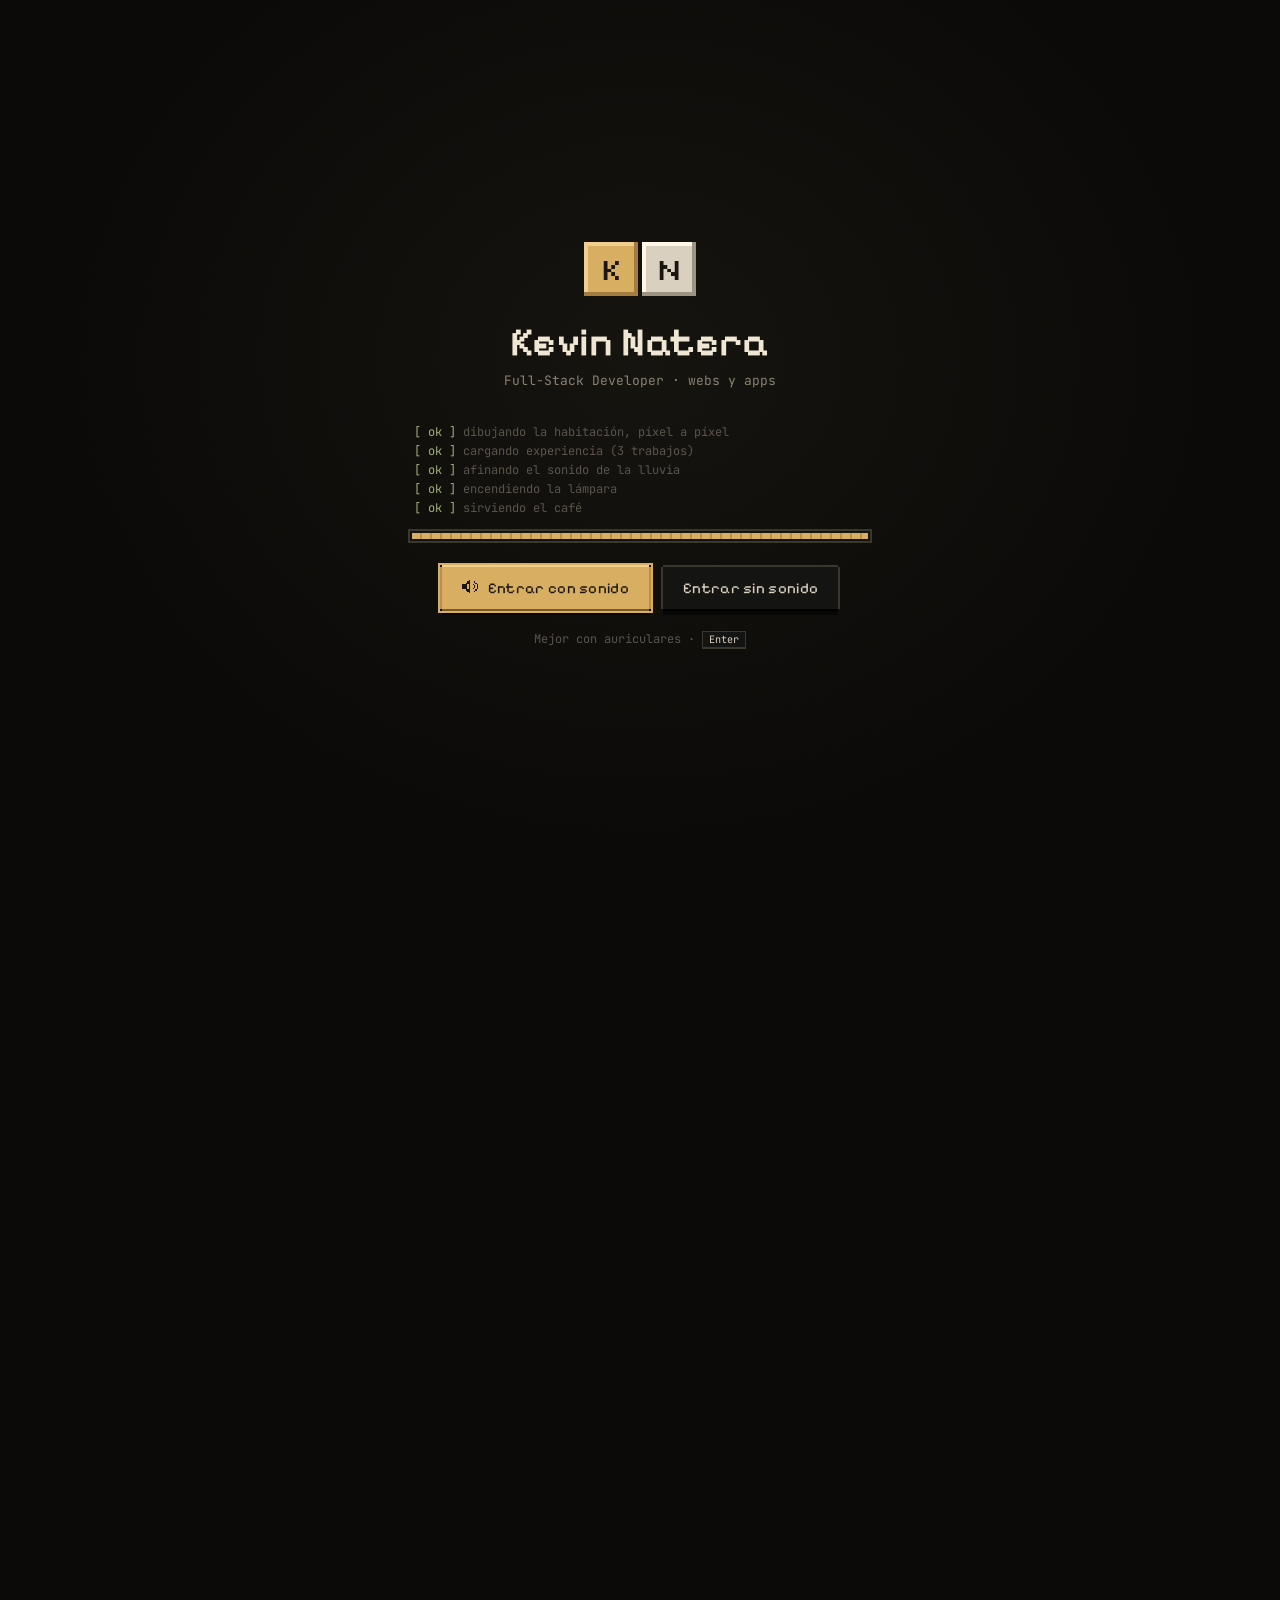
<file: index.html>
<!doctype html>
<html lang="es">
<head>
  <meta charset="utf-8" />
  <meta name="viewport" content="width=device-width, initial-scale=1, viewport-fit=cover, interactive-widget=resizes-content" />
  <title>Kevin Natera — Desarrollador Full-Stack</title>
  <meta name="description" content="Soy Kevin Natera, desarrollador full-stack. Hago webs y apps con Angular, Flutter y Django. Pasa y echa un vistazo." />
  <meta name="theme-color" content="#0b0a09" />
  <meta property="og:title" content="Kevin Natera — Desarrollador Full-Stack" />
  <meta property="og:description" content="Un portafolio en pixel art: métete en la pantalla y cotillea mi experiencia como si fuera código." />
  <meta property="og:type" content="website" />
  <link rel="icon" href="assets/favicon.svg" type="image/svg+xml" />
  <link rel="preload" href="assets/fonts/pixelify-sans-latin-600-normal.woff2" as="font" type="font/woff2" crossorigin />
  <link rel="stylesheet" href="css/fonts.css" />
  <link rel="stylesheet" href="css/style.css" />
</head>
<body class="is-booting">

  <!-- ============ PANTALLA DE ARRANQUE ============ -->
  <div id="boot" role="dialog" aria-modal="true" aria-labelledby="boot-title">
    <div class="boot-inner">
      <div class="boot-logo" aria-hidden="true">
        <span>K</span><span>N</span>
      </div>
      <h1 id="boot-title" class="boot-title">Kevin Natera</h1>
      <p class="boot-sub">Full-Stack Developer · webs y apps</p>
      <div class="boot-log" id="boot-log" aria-live="polite"></div>
      <div class="boot-bar"><i id="boot-bar"></i></div>
      <div class="boot-actions" id="boot-actions" hidden>
        <button class="px-btn px-btn--primary" id="enter-sound" autofocus>
          <span class="ico" data-icon="sound"></span> Entrar con sonido
        </button>
        <button class="px-btn" id="enter-mute">Entrar sin sonido</button>
      </div>
      <p class="boot-hint" id="boot-hint" hidden>Mejor con auriculares · <kbd>Enter</kbd></p>
    </div>
  </div>

  <!-- ============ ESCENARIO FIJO ============ -->
  <div id="stage">
    <!-- IDE real (debajo del canvas; aparece al disolverse la escena) -->
    <div id="ide" class="ide" aria-hidden="true" inert>
      <header class="ide-titlebar">
        <div class="tb-dots" aria-hidden="true"><i></i><i></i><i></i></div>
        <nav class="tb-menu" aria-label="Menú">
          <button data-cmd="palette">Archivo</button>
          <button data-cmd="palette">Ir</button>
          <button data-cmd="terminal">Terminal</button>
          <button data-cmd="help">Ayuda</button>
        </nav>
        <div class="tb-title"><span class="ico" data-icon="logo"></span> <b>kevin-natera</b> <span class="tb-sep">—</span> <span id="tb-file">Bienvenida</span></div>
        <div class="tb-actions">
          <button class="tb-btn" data-cmd="palette" title="Ir a archivo (Ctrl+P)"><span class="ico" data-icon="search"></span><span class="lbl">Ctrl P</span></button>
          <button class="tb-btn sound-toggle" data-cmd="sound" title="Sonido"><span class="ico" data-icon="sound"></span></button>
          <button class="tb-btn tb-exit" data-cmd="exit" title="Volver a la habitación"><span class="ico" data-icon="exit"></span><span class="lbl">Salir</span></button>
        </div>
      </header>

      <div class="ide-body">
        <nav class="activity" aria-label="Paneles">
          <button class="act is-active" data-panel="explorer" title="Explorador (Ctrl+B)"><span class="ico" data-icon="files"></span></button>
          <button class="act" data-panel="search" title="Buscar (Ctrl+Shift+F)"><span class="ico" data-icon="search"></span></button>
          <button class="act" data-panel="git" title="Control de versiones — trayectoria"><span class="ico" data-icon="git"></span><em class="badge">4</em></button>
          <button class="act" data-panel="ext" title="Extensiones — habilidades"><span class="ico" data-icon="ext"></span></button>
          <span class="act-spacer"></span>
          <button class="act" data-cmd="terminal" title="Terminal (Ctrl+J)"><span class="ico" data-icon="term"></span></button>
          <button class="act sound-toggle" data-cmd="sound" title="Sonido"><span class="ico" data-icon="sound"></span></button>
        </nav>

        <aside class="sidebar" id="sidebar">
          <section class="panel is-active" data-panel="explorer">
            <h2 class="panel-title">Explorador</h2>
            <div class="tree-head"><span class="ico" data-icon="chev"></span> PORTAFOLIO</div>
            <ul class="tree" id="tree" role="tree"></ul>
            <div class="tree-head tree-head--sub"><span class="ico" data-icon="chev"></span> ESQUEMA</div>
            <ul class="outline" id="outline"></ul>
          </section>
          <section class="panel" data-panel="search">
            <h2 class="panel-title">Buscar</h2>
            <div class="search-box"><input id="search-input" type="search" placeholder="Buscar (ej. Flutter)" autocomplete="off" spellcheck="false" /></div>
            <div class="search-meta" id="search-meta">Escribe para buscar en todos los archivos.</div>
            <ul class="search-results" id="search-results"></ul>
          </section>
          <section class="panel" data-panel="git">
            <h2 class="panel-title">Control de versiones</h2>
            <div class="git-box">
              <textarea disabled placeholder="Mensaje (Ctrl+Enter para contratarme)"></textarea>
              <a class="px-btn px-btn--primary px-btn--block" id="git-hire" href="#">✓ Commit y escríbeme</a>
            </div>
            <div class="tree-head"><span class="ico" data-icon="chev"></span> HISTORIAL · main</div>
            <ol class="git-log" id="git-log"></ol>
          </section>
          <section class="panel" data-panel="ext">
            <h2 class="panel-title">Extensiones</h2>
            <div class="tree-head"><span class="ico" data-icon="chev"></span> INSTALADAS · <span id="ext-count"></span></div>
            <ul class="ext-list" id="ext-list"></ul>
          </section>
        </aside>
        <div class="sidebar-scrim" id="sidebar-scrim"></div>

        <main class="main">
          <div class="tabs" id="tabs" role="tablist"></div>
          <div class="toolbar">
            <div class="crumbs" id="crumbs"></div>
            <div class="tool-actions" id="tool-actions">
              <button class="tool-btn" id="btn-preview" hidden>Vista previa</button>
              <button class="tool-btn tool-btn--run" id="btn-run" hidden>▶ Ejecutar</button>
            </div>
          </div>
          <div class="editor-wrap">
            <div class="editor" id="editor" tabindex="0" aria-label="Editor de código"></div>
            <canvas class="minimap" id="minimap" width="60" height="400" aria-hidden="true"></canvas>
          </div>

          <section class="terminal" id="terminal">
            <div class="term-head">
              <div class="term-tabs">
                <span class="is-active">Terminal</span><span>Problemas <em>0</em></span><span class="hide-sm">Salida</span>
              </div>
              <div class="term-actions">
                <button data-cmd="clear" title="Limpiar">⌫</button>
                <button data-cmd="terminal" title="Cerrar panel">✕</button>
              </div>
            </div>
            <div class="term-body" id="term-body">
              <div class="term-out" id="term-out"></div>
              <label class="term-line">
                <span class="term-prompt">kevin@portfolio:<b>~</b>$</span>
                <input id="term-input" autocomplete="off" spellcheck="false" aria-label="Terminal" />
              </label>
            </div>
          </section>
        </main>
      </div>

      <footer class="statusbar">
        <span class="sb-item sb-branch"><span class="ico" data-icon="git"></span> main</span>
        <span class="sb-item hide-sm">⊗ 0 ⚠ 0</span>
        <span class="sb-item sb-avail"><i></i> Abierto a nuevos proyectos</span>
        <span class="sb-flex"></span>
        <span class="sb-item hide-sm" id="sb-pos">Ln 1, Col 1</span>
        <span class="sb-item hide-sm">UTF-8</span>
        <span class="sb-item" id="sb-lang">Bienvenida</span>
        <button class="sb-item sound-toggle" data-cmd="sound"><span class="ico" data-icon="sound"></span></button>
      </footer>

      <!-- Paleta de comandos -->
      <div class="palette" id="palette" hidden>
        <div class="palette-box" role="dialog" aria-label="Ir a archivo">
          <input id="palette-input" placeholder="Buscar archivos por nombre · escribe > para comandos" autocomplete="off" spellcheck="false" />
          <ul id="palette-list"></ul>
        </div>
      </div>
      <div class="toast" id="toast" role="status" aria-live="polite"></div>
      <div class="crt" aria-hidden="true"></div>
    </div>

    <canvas id="scene" aria-hidden="true"></canvas>
    <div class="fx-vignette" aria-hidden="true"></div>
    <div class="fx-grain" id="fx-grain" aria-hidden="true"></div>
    <div class="fx-flash" id="fx-flash" aria-hidden="true"></div>

    <!-- HUD de la escena -->
    <header class="hud" id="hud">
      <a class="hud-brand" href="#" aria-label="Inicio">
        <span class="hud-logo">KN</span>
        <span class="hud-name">Kevin Natera<small>Full-Stack Developer</small></span>
      </a>
      <div class="hud-actions">
        <button class="hud-btn sound-toggle" data-cmd="sound" aria-label="Sonido"><span class="ico" data-icon="sound"></span><span class="lbl sound-lbl">Sonido</span></button>
        <button class="hud-btn" id="skip" aria-label="Saltar la intro">Saltar intro <span aria-hidden="true">↓</span></button>
      </div>
    </header>

    <section class="hero" id="hero">
      <p class="hero-kicker"><span class="dot"></span> Abierto a proyectos · España</p>
      <h2 class="hero-title">Hola, soy Kevin.<br />Hago <em>webs y apps</em> de principio a fin.</h2>
      <p class="hero-sub">Angular · Flutter · Django REST · Laravel</p>
    </section>

    <div class="scroll-hint" id="scroll-hint" aria-hidden="true">
      <span class="mouse"><i></i></span>
      <span>Baja para meterte en la pantalla</span>
    </div>

    <ol class="rail" id="rail" aria-hidden="true">
      <li data-step="0"><i></i><span>01 · Setup</span></li>
      <li data-step="1"><i></i><span>02 · Zoom</span></li>
      <li data-step="2"><i></i><span>03 · Código</span></li>
    </ol>
  </div>

  <!-- Recorrido de scroll -->
  <div id="scroll-track" aria-hidden="true"></div>

  <noscript>
    <div class="noscript">
      <h1>Kevin Natera — Desarrollador Full-Stack</h1>
      <p>Angular · Flutter · Django REST Framework · PHP/Laravel.</p>
      <p><a href="mailto:kevinnatera03@gmail.com">kevinnatera03@gmail.com</a> · <a href="tel:+34641041814">+34 641 041 814</a> · <a href="https://github.com/kvnnatera03">GitHub</a> · <a href="https://www.linkedin.com/in/kevin-natera-9b241a243/">LinkedIn</a></p>
      <p>Activa JavaScript para ver el portafolio interactivo.</p>
    </div>
  </noscript>

  <script src="js/data.js"></script>
  <script src="js/highlight.js"></script>
  <script src="js/font3x5.js"></script>
  <script src="js/audio.js"></script>
  <script src="js/scene.js"></script>
  <script src="js/ide.js"></script>
  <script src="js/main.js"></script>
</body>
</html>
</file>
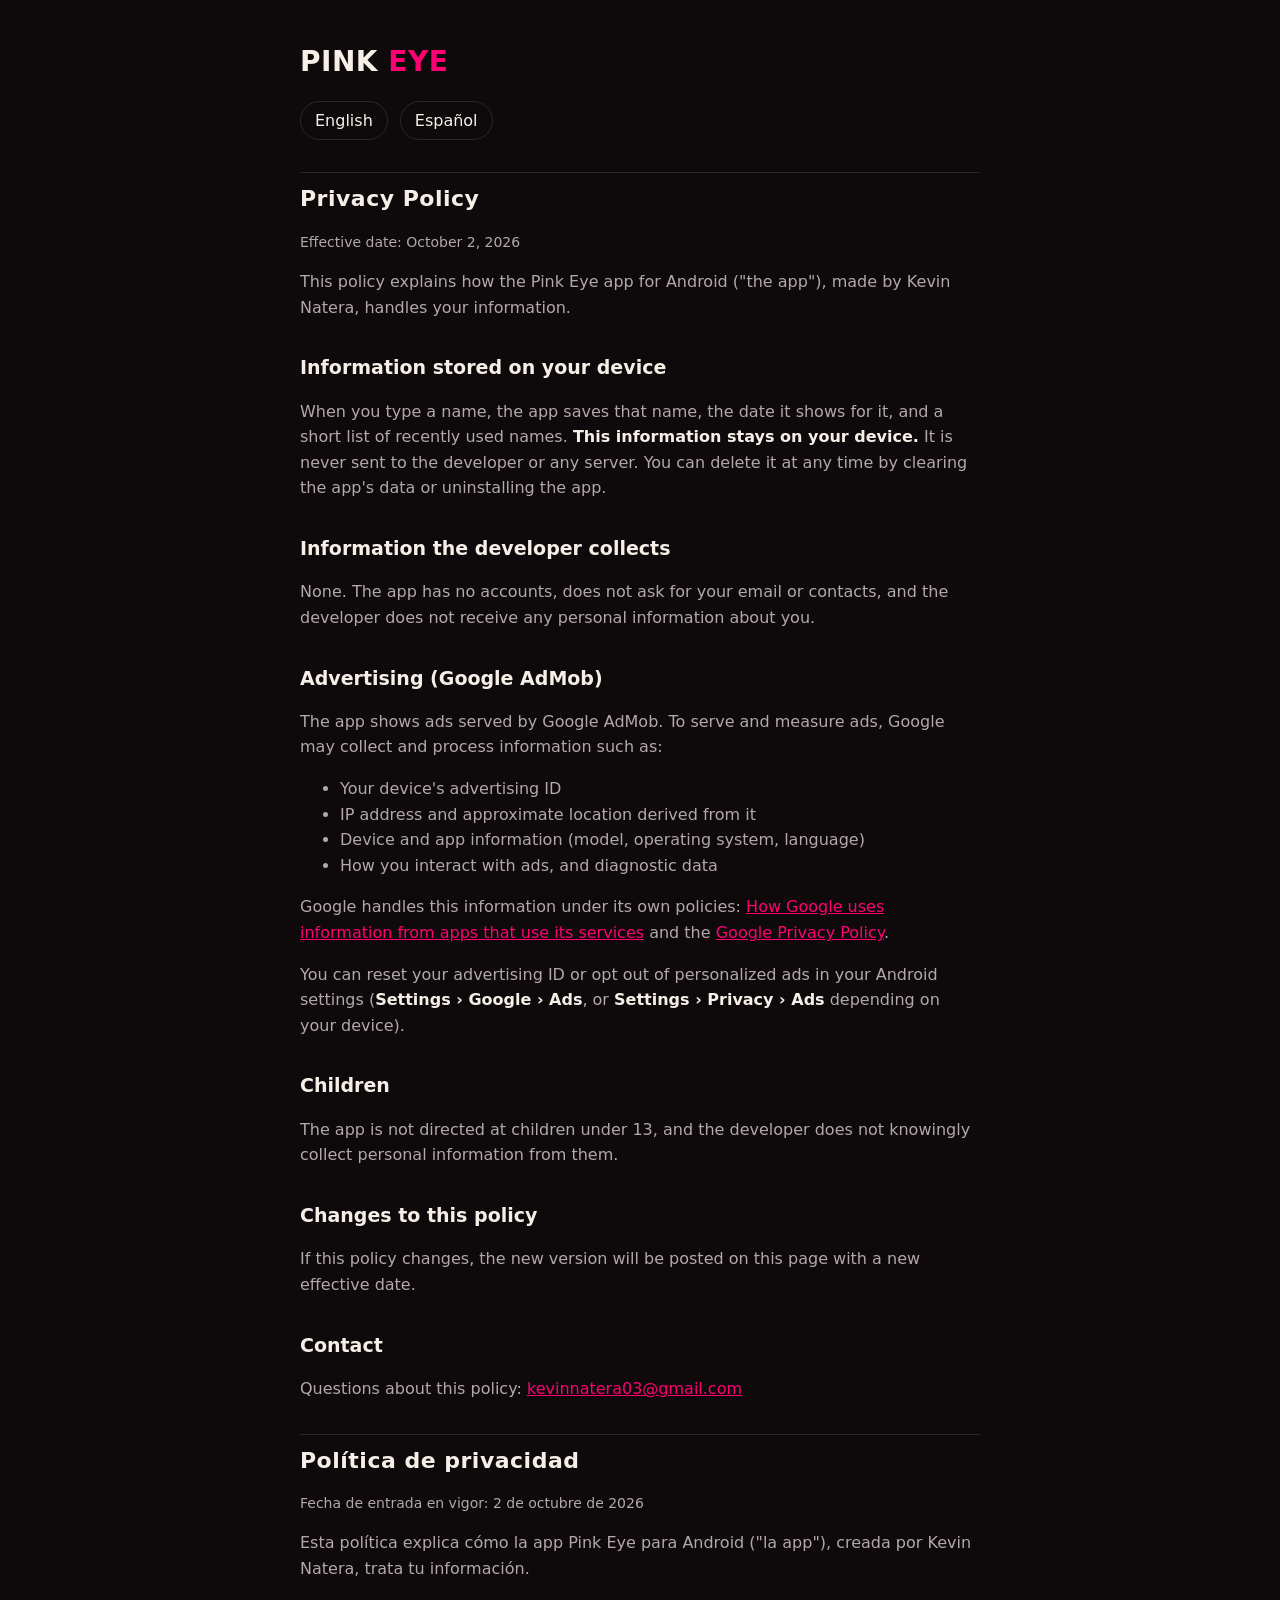
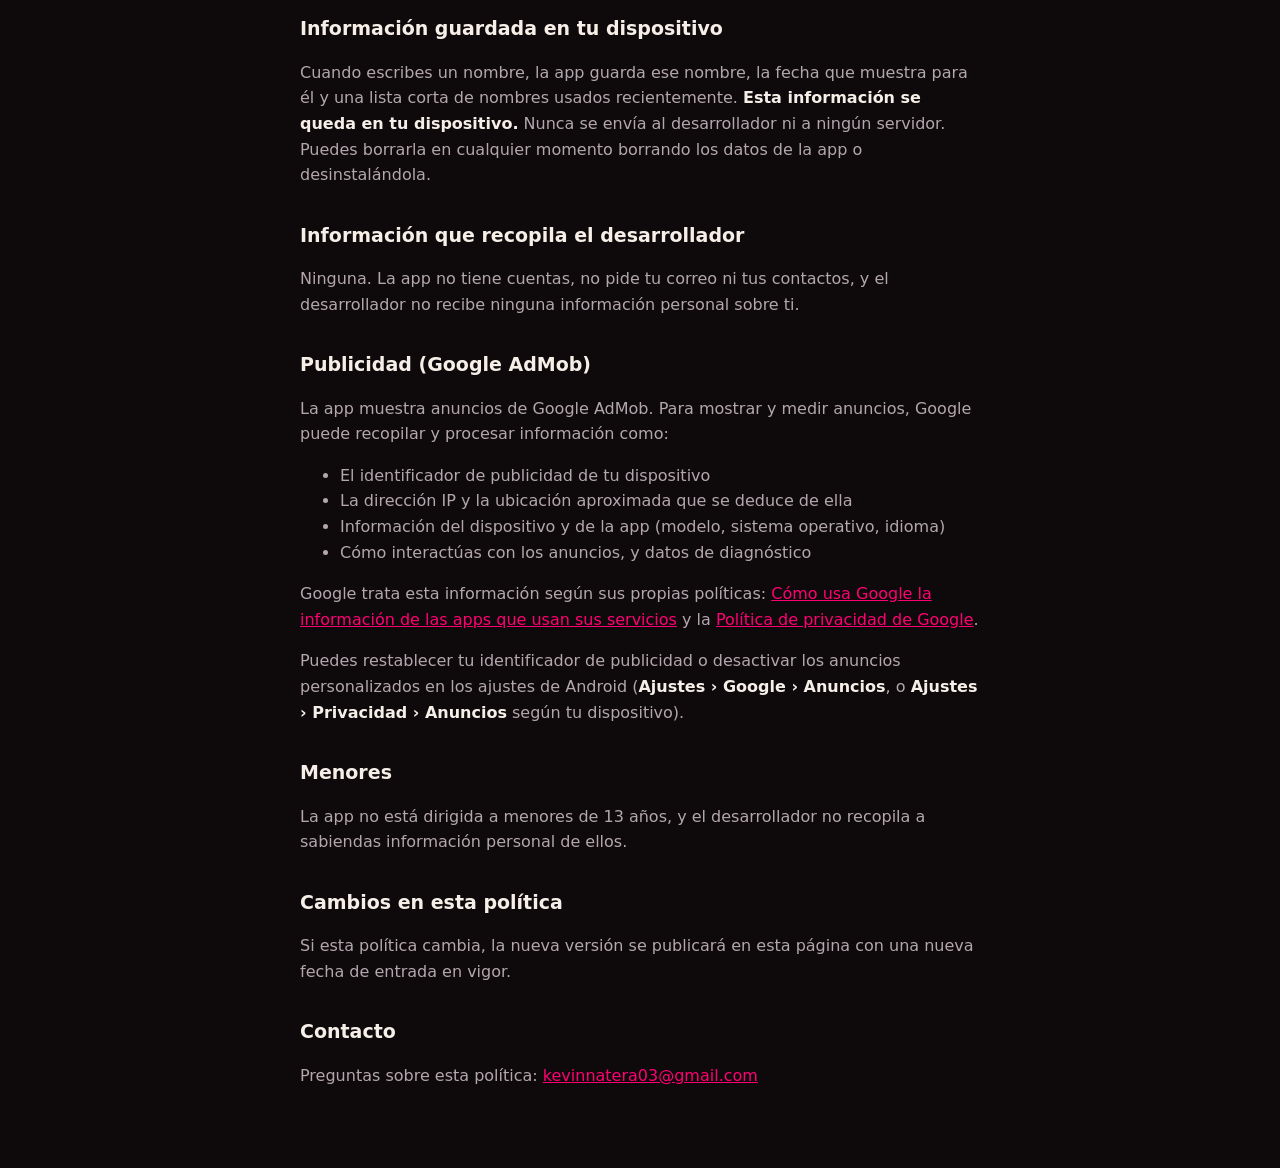
<file: pink-eye/privacy/index.html>
<!doctype html>
<html lang="en">
<head>
<meta charset="utf-8">
<meta name="viewport" content="width=device-width, initial-scale=1">
<title>Pink Eye – Privacy Policy</title>
<style>
  :root { --bg: #0E0A0C; --raised: #1B1519; --line: #2E252B; --text: #F6EFE8; --muted: #B3A7AD; --pink: #FF0072; }
  * { box-sizing: border-box; }
  body { margin: 0; background: var(--bg); color: var(--text); font: 16px/1.6 system-ui, -apple-system, "Segoe UI", Roboto, sans-serif; }
  main { max-width: 720px; margin: 0 auto; padding: 40px 20px 64px; }
  h1 { font-size: 28px; margin: 0 0 4px; letter-spacing: .5px; }
  h1 span { color: var(--pink); }
  h2 { font-size: 19px; margin: 32px 0 8px; }
  p, li { color: var(--muted); }
  strong { color: var(--text); }
  a { color: var(--pink); }
  nav { margin: 16px 0 8px; display: flex; gap: 12px; }
  nav a { padding: 6px 14px; border: 1px solid var(--line); border-radius: 999px; text-decoration: none; color: var(--text); }
  section { border-top: 1px solid var(--line); margin-top: 32px; padding-top: 8px; }
  .date { font-size: 14px; }
</style>
</head>
<body>
<main>
  <h1>PINK <span>EYE</span></h1>
  <nav><a href="#en">English</a><a href="#es">Español</a></nav>

  <section id="en" lang="en">
    <h1 style="font-size:22px">Privacy Policy</h1>
    <p class="date">Effective date: October 2, 2026</p>
    <p>This policy explains how the Pink Eye app for Android ("the app"), made by Kevin Natera, handles your information.</p>

    <h2>Information stored on your device</h2>
    <p>When you type a name, the app saves that name, the date it shows for it, and a short list of recently used names. <strong>This information stays on your device.</strong> It is never sent to the developer or any server. You can delete it at any time by clearing the app's data or uninstalling the app.</p>

    <h2>Information the developer collects</h2>
    <p>None. The app has no accounts, does not ask for your email or contacts, and the developer does not receive any personal information about you.</p>

    <h2>Advertising (Google AdMob)</h2>
    <p>The app shows ads served by Google AdMob. To serve and measure ads, Google may collect and process information such as:</p>
    <ul>
      <li>Your device's advertising ID</li>
      <li>IP address and approximate location derived from it</li>
      <li>Device and app information (model, operating system, language)</li>
      <li>How you interact with ads, and diagnostic data</li>
    </ul>
    <p>Google handles this information under its own policies: <a href="https://policies.google.com/technologies/partner-sites">How Google uses information from apps that use its services</a> and the <a href="https://policies.google.com/privacy">Google Privacy Policy</a>.</p>
    <p>You can reset your advertising ID or opt out of personalized ads in your Android settings (<strong>Settings › Google › Ads</strong>, or <strong>Settings › Privacy › Ads</strong> depending on your device).</p>

    <h2>Children</h2>
    <p>The app is not directed at children under 13, and the developer does not knowingly collect personal information from them.</p>

    <h2>Changes to this policy</h2>
    <p>If this policy changes, the new version will be posted on this page with a new effective date.</p>

    <h2>Contact</h2>
    <p>Questions about this policy: <a href="mailto:kevinnatera03@gmail.com">kevinnatera03@gmail.com</a></p>
  </section>

  <section id="es" lang="es">
    <h1 style="font-size:22px">Política de privacidad</h1>
    <p class="date">Fecha de entrada en vigor: 2 de octubre de 2026</p>
    <p>Esta política explica cómo la app Pink Eye para Android ("la app"), creada por Kevin Natera, trata tu información.</p>

    <h2>Información guardada en tu dispositivo</h2>
    <p>Cuando escribes un nombre, la app guarda ese nombre, la fecha que muestra para él y una lista corta de nombres usados recientemente. <strong>Esta información se queda en tu dispositivo.</strong> Nunca se envía al desarrollador ni a ningún servidor. Puedes borrarla en cualquier momento borrando los datos de la app o desinstalándola.</p>

    <h2>Información que recopila el desarrollador</h2>
    <p>Ninguna. La app no tiene cuentas, no pide tu correo ni tus contactos, y el desarrollador no recibe ninguna información personal sobre ti.</p>

    <h2>Publicidad (Google AdMob)</h2>
    <p>La app muestra anuncios de Google AdMob. Para mostrar y medir anuncios, Google puede recopilar y procesar información como:</p>
    <ul>
      <li>El identificador de publicidad de tu dispositivo</li>
      <li>La dirección IP y la ubicación aproximada que se deduce de ella</li>
      <li>Información del dispositivo y de la app (modelo, sistema operativo, idioma)</li>
      <li>Cómo interactúas con los anuncios, y datos de diagnóstico</li>
    </ul>
    <p>Google trata esta información según sus propias políticas: <a href="https://policies.google.com/technologies/partner-sites?hl=es">Cómo usa Google la información de las apps que usan sus servicios</a> y la <a href="https://policies.google.com/privacy?hl=es">Política de privacidad de Google</a>.</p>
    <p>Puedes restablecer tu identificador de publicidad o desactivar los anuncios personalizados en los ajustes de Android (<strong>Ajustes › Google › Anuncios</strong>, o <strong>Ajustes › Privacidad › Anuncios</strong> según tu dispositivo).</p>

    <h2>Menores</h2>
    <p>La app no está dirigida a menores de 13 años, y el desarrollador no recopila a sabiendas información personal de ellos.</p>

    <h2>Cambios en esta política</h2>
    <p>Si esta política cambia, la nueva versión se publicará en esta página con una nueva fecha de entrada en vigor.</p>

    <h2>Contacto</h2>
    <p>Preguntas sobre esta política: <a href="mailto:kevinnatera03@gmail.com">kevinnatera03@gmail.com</a></p>
  </section>
</main>
</body>
</html>
</file>
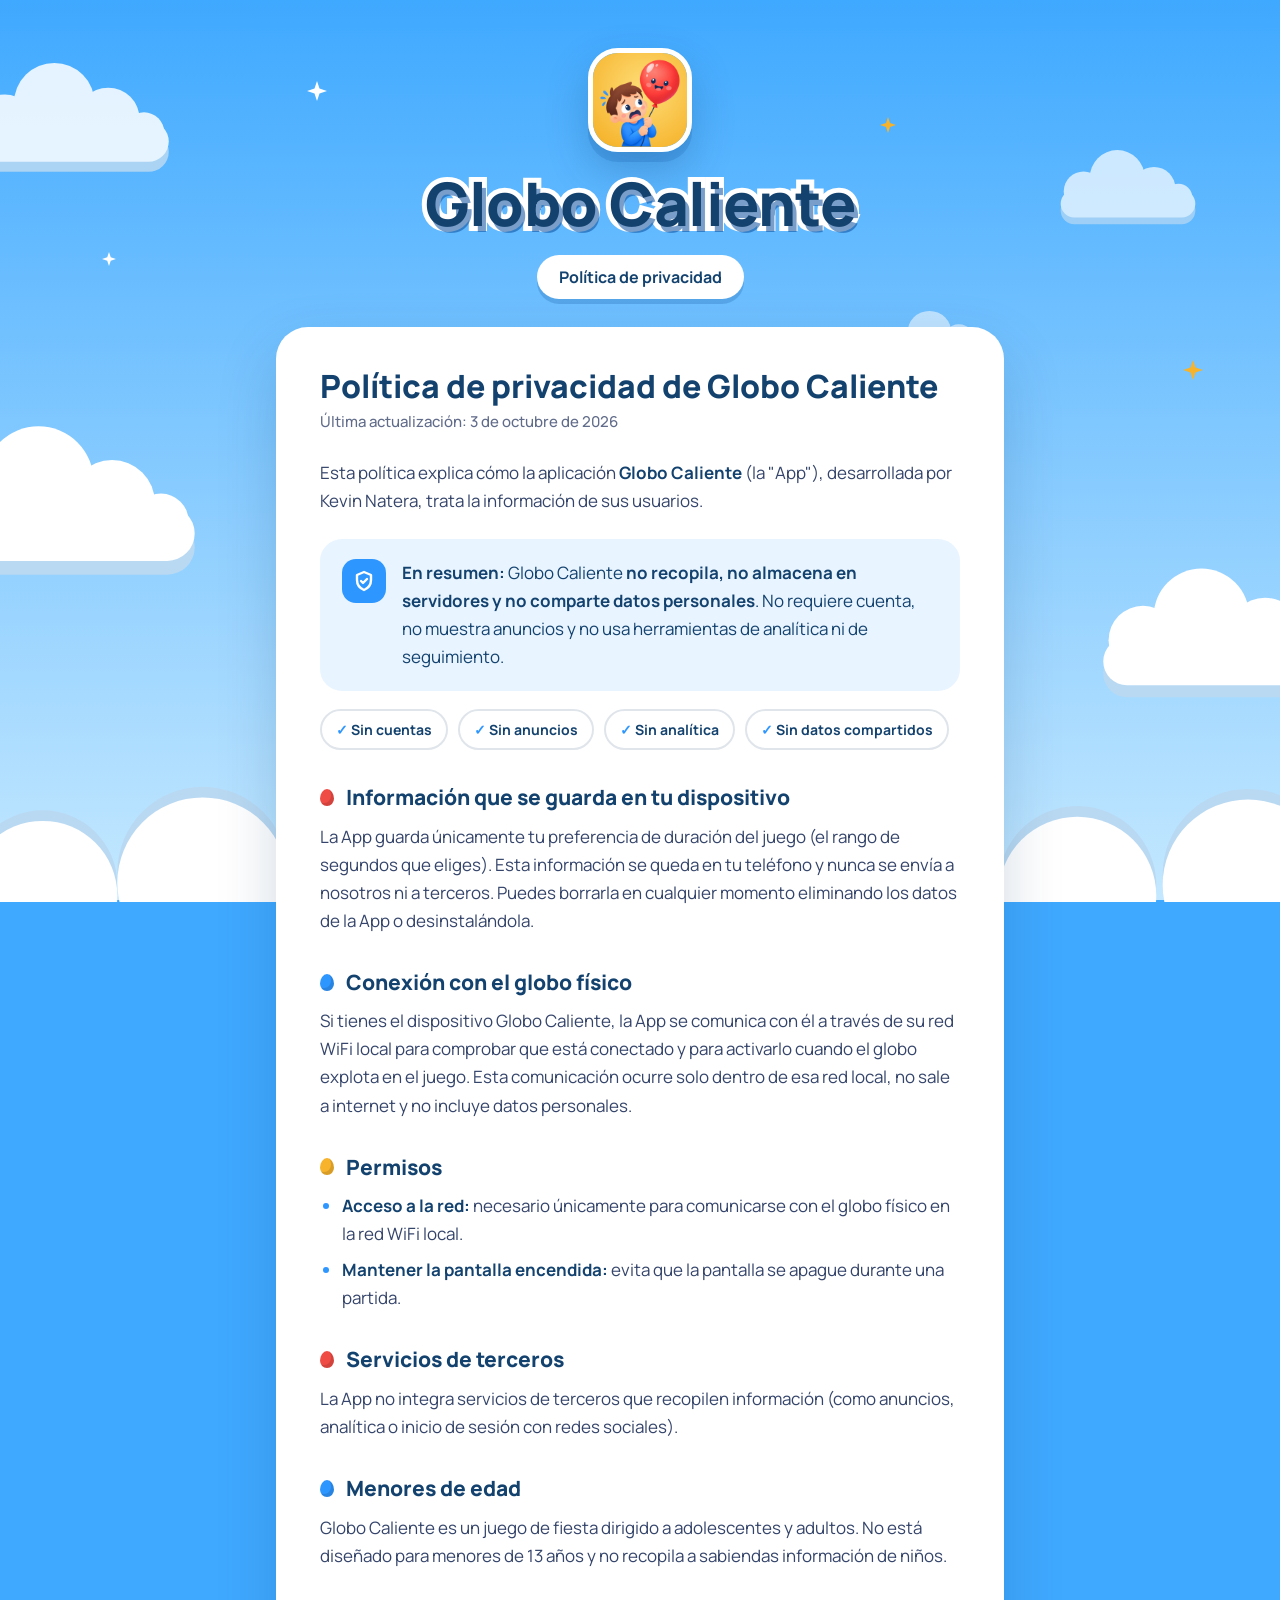
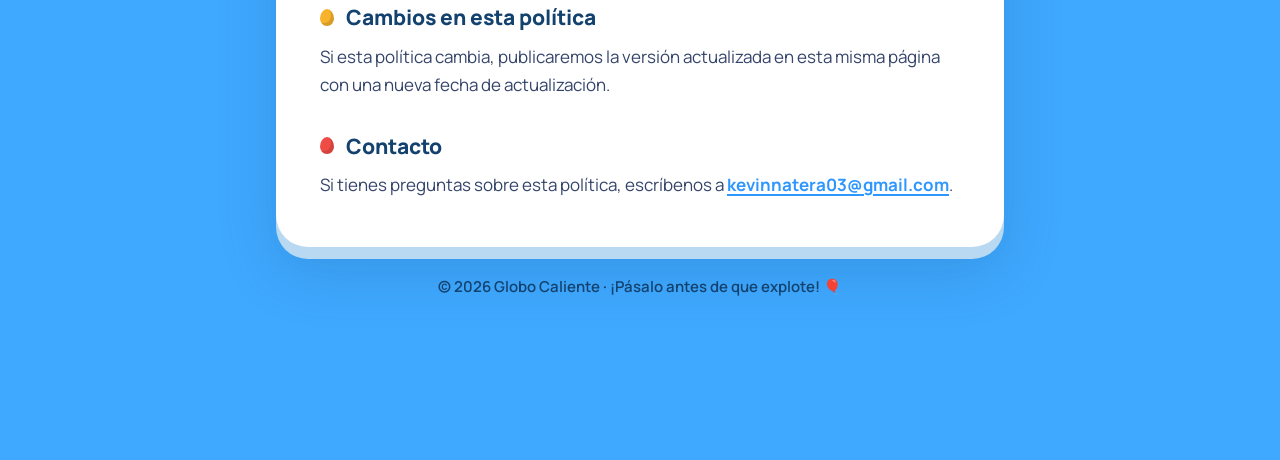
<file: globo-caliente/privacy.html>
<!doctype html>
<html lang="es">
<head>
<meta charset="utf-8">
<meta name="viewport" content="width=device-width, initial-scale=1">
<title>Política de privacidad – Globo Caliente</title>
<meta name="description" content="Política de privacidad de la app Globo Caliente: no recopilamos ni compartimos datos personales.">
<link rel="icon" type="image/png" href="logo.png">
<link rel="preconnect" href="https://fonts.googleapis.com">
<link rel="preconnect" href="https://fonts.gstatic.com" crossorigin>
<link href="https://fonts.googleapis.com/css2?family=Manrope:wght@400;500;600;700;800&display=swap" rel="stylesheet">
<style>
  :root {
    --ink: #13426F;
    --text: #34446A;
    --muted: #616C8A;
    --sky-top: #3FA9FF;
    --sky-bottom: #C4E8FF;
    --sky-pop: #2E96FF;
    --cloud-shadow: #B9D9F2;
    --tint: #E8F4FF;
    --gold: #F6B32B;
    --red: #EF4C45;
  }

  * { box-sizing: border-box; }

  html { min-height: 100%; }

  body {
    margin: 0;
    min-height: 100vh;
    font-family: "Manrope", -apple-system, BlinkMacSystemFont, "Segoe UI", Roboto, sans-serif;
    font-size: 17px;
    line-height: 1.65;
    color: var(--text);
    background: linear-gradient(180deg, var(--sky-top) 0%, #7CC6FF 45%, var(--sky-bottom) 100%) fixed;
    background-color: var(--sky-top);
    overflow-x: hidden;
  }

  /* ---------- Cielo: nubes y destellos ---------- */
  .sky {
    position: fixed;
    inset: 0;
    pointer-events: none;
    z-index: 0;
    overflow: hidden;
  }

  .cloud {
    position: absolute;
    width: var(--w);
    opacity: var(--o, 1);
    animation: drift var(--t, 60s) linear infinite alternate;
  }
  .cloud svg { display: block; width: 100%; height: auto; }

  .c1 { --w: 220px; --t: 70s; top: 6%;  left: -40px; --o: .85; }
  .c2 { --w: 150px; --t: 55s; top: 16%; right: 6%;  --o: .7; }
  .c3 { --w: 300px; --t: 90s; top: 46%; left: -90px; }
  .c4 { --w: 260px; --t: 80s; top: 62%; right: -70px; }
  .c5 { --w: 120px; --t: 50s; top: 34%; right: 22%; --o: .55; }

  @keyframes drift {
    from { transform: translateX(0); }
    to   { transform: translateX(48px); }
  }

  .sparkle {
    position: absolute;
    width: var(--s, 18px);
    height: var(--s, 18px);
    color: #fff;
    animation: twinkle 3.2s ease-in-out infinite;
    animation-delay: var(--d, 0s);
  }
  .sparkle.gold { color: var(--gold); }
  @keyframes twinkle {
    0%, 100% { opacity: .9; transform: scale(1); }
    50%      { opacity: .35; transform: scale(.7); }
  }

  @media (prefers-reduced-motion: reduce) {
    .cloud, .sparkle { animation: none; }
  }

  /* ---------- Contenido ---------- */
  .page {
    position: relative;
    z-index: 1;
    max-width: 760px;
    margin: 0 auto;
    padding: 48px 16px 160px;
  }

  header {
    text-align: center;
    margin-bottom: 28px;
  }

  .logo {
    width: 104px;
    height: 104px;
    border-radius: 30px;
    border: 5px solid #fff;
    box-shadow: 0 10px 0 rgba(11, 78, 156, .18), 0 18px 40px rgba(11, 58, 107, .25);
    display: block;
    margin: 0 auto 20px;
    animation: bob 4s ease-in-out infinite;
  }
  @keyframes bob {
    0%, 100% { transform: translateY(0) rotate(-2deg); }
    50%      { transform: translateY(-8px) rotate(2deg); }
  }
  @media (prefers-reduced-motion: reduce) { .logo { animation: none; } }

  .app-name {
    margin: 0 0 6px;
    font-size: clamp(38px, 9vw, 60px);
    font-weight: 800;
    line-height: 1.05;
    letter-spacing: -0.5px;
    color: var(--ink);
    -webkit-text-stroke: 10px #fff;
    paint-order: stroke fill;
    text-shadow: 4px 6px 0 rgba(11, 78, 156, .55);
  }

  .pill {
    display: inline-block;
    margin-top: 14px;
    padding: 9px 22px;
    border-radius: 999px;
    background: #fff;
    color: var(--ink);
    font-weight: 700;
    font-size: 16px;
    box-shadow: 0 5px 0 rgba(11, 78, 156, .22);
  }

  .card {
    background: #fff;
    border-radius: 32px;
    padding: 40px 44px 36px;
    box-shadow: 0 12px 0 var(--cloud-shadow), 0 24px 60px rgba(11, 58, 107, .18);
  }

  .card h1 {
    margin: 0 0 4px;
    font-size: clamp(26px, 5vw, 32px);
    font-weight: 800;
    line-height: 1.2;
    color: var(--ink);
  }

  .date {
    margin: 0 0 24px;
    color: var(--muted);
    font-size: 15px;
    font-weight: 500;
  }

  .summary {
    display: flex;
    gap: 16px;
    align-items: flex-start;
    margin: 24px 0 8px;
    padding: 20px 22px;
    border-radius: 22px;
    background: var(--tint);
    color: var(--ink);
  }
  .summary .icon {
    flex: none;
    width: 44px;
    height: 44px;
    border-radius: 14px;
    background: var(--sky-pop);
    display: grid;
    place-items: center;
    color: #fff;
  }
  .summary p { margin: 0; color: var(--ink); }

  .badges {
    display: flex;
    flex-wrap: wrap;
    gap: 10px;
    margin: 18px 0 4px;
    padding: 0;
    list-style: none;
  }
  .badges li {
    padding: 7px 14px;
    border-radius: 999px;
    border: 2px solid #DFE5EB;
    font-size: 14px;
    font-weight: 700;
    color: var(--ink);
  }
  .badges li::before { content: "✓ "; color: var(--sky-pop); }

  section { margin-top: 30px; }

  h2 {
    display: flex;
    align-items: center;
    gap: 12px;
    margin: 0 0 8px;
    font-size: 21px;
    font-weight: 800;
    color: var(--ink);
  }
  h2::before {
    content: "";
    flex: none;
    width: 14px;
    height: 17px;
    border-radius: 50% 50% 50% 50% / 58% 58% 42% 42%;
    background: var(--dot, var(--red));
    box-shadow: inset -3px -3px 0 rgba(0, 0, 0, .12);
  }
  section:nth-of-type(3n+2) h2 { --dot: var(--sky-pop); }
  section:nth-of-type(3n)   h2 { --dot: var(--gold); }

  p, li { color: var(--text); }
  p { margin: 0 0 12px; }
  strong { color: var(--ink); }

  ul.list { margin: 0; padding-left: 22px; }
  ul.list li { margin-bottom: 8px; }
  ul.list li::marker { color: var(--sky-pop); }

  a {
    color: var(--sky-pop);
    font-weight: 700;
    text-decoration-thickness: 2px;
    text-underline-offset: 3px;
  }

  footer {
    margin-top: 28px;
    text-align: center;
    color: var(--ink);
    font-size: 15px;
    font-weight: 600;
  }

  /* Banco de nubes al pie */
  .cloud-bank {
    position: fixed;
    left: 0;
    right: 0;
    bottom: -2px;
    z-index: 0;
    pointer-events: none;
    line-height: 0;
  }
  .cloud-bank svg { width: 100%; height: 120px; display: block; }

  @media (max-width: 560px) {
    body { font-size: 16px; }
    .page { padding-top: 32px; }
    .card { padding: 28px 22px 26px; border-radius: 26px; }
    .summary { padding: 16px; gap: 12px; }
    .logo { width: 88px; height: 88px; border-radius: 26px; }
    .app-name { -webkit-text-stroke-width: 8px; }
    .c3, .c4 { --w: 200px; }
    .cloud-bank svg { height: 80px; }
  }
</style>
</head>
<body>

<!-- Nube reutilizable: bultos redondos + base plana + sombra -->
<svg width="0" height="0" style="position:absolute" aria-hidden="true">
  <defs>
    <g id="cloud">
      <g fill="#B9D9F2" transform="translate(0 9)">
        <circle cx="40" cy="62" r="26"/><circle cx="84" cy="44" r="36"/><circle cx="132" cy="58" r="28"/><circle cx="164" cy="70" r="18"/>
        <rect x="10" y="60" width="176" height="36" rx="18"/>
      </g>
      <g fill="#fff">
        <circle cx="40" cy="62" r="26"/><circle cx="84" cy="44" r="36"/><circle cx="132" cy="58" r="28"/><circle cx="164" cy="70" r="18"/>
        <rect x="10" y="60" width="176" height="36" rx="18"/>
      </g>
    </g>
    <path id="spark" d="M12 0 L15 9 L24 12 L15 15 L12 24 L9 15 L0 12 L9 9 Z" fill="currentColor"/>
  </defs>
</svg>

<div class="sky" aria-hidden="true">
  <div class="cloud c1"><svg viewBox="0 0 196 106"><use href="#cloud"/></svg></div>
  <div class="cloud c2"><svg viewBox="0 0 196 106"><use href="#cloud"/></svg></div>
  <div class="cloud c3"><svg viewBox="0 0 196 106"><use href="#cloud"/></svg></div>
  <div class="cloud c4"><svg viewBox="0 0 196 106"><use href="#cloud"/></svg></div>
  <div class="cloud c5"><svg viewBox="0 0 196 106"><use href="#cloud"/></svg></div>
  <svg class="sparkle" style="top:9%;left:24%;--s:20px" viewBox="0 0 24 24"><use href="#spark"/></svg>
  <svg class="sparkle gold" style="top:13%;right:30%;--s:16px;--d:.8s" viewBox="0 0 24 24"><use href="#spark"/></svg>
  <svg class="sparkle" style="top:28%;left:8%;--s:14px;--d:1.6s" viewBox="0 0 24 24"><use href="#spark"/></svg>
  <svg class="sparkle gold" style="top:40%;right:6%;--s:20px;--d:2.2s" viewBox="0 0 24 24"><use href="#spark"/></svg>
  <svg class="sparkle" style="top:56%;left:5%;--s:16px;--d:1.1s" viewBox="0 0 24 24"><use href="#spark"/></svg>
</div>

<div class="cloud-bank" aria-hidden="true">
  <svg viewBox="0 0 1200 120" preserveAspectRatio="xMidYMax slice">
    <g fill="#B9D9F2">
      <circle cx="40" cy="104" r="70"/><circle cx="190" cy="92" r="80"/><circle cx="360" cy="108" r="74"/><circle cx="520" cy="90" r="84"/>
      <circle cx="690" cy="106" r="72"/><circle cx="850" cy="92" r="82"/><circle cx="1010" cy="104" r="74"/><circle cx="1170" cy="94" r="80"/>
    </g>
    <g fill="#fff" transform="translate(0 10)">
      <circle cx="40" cy="104" r="70"/><circle cx="190" cy="92" r="80"/><circle cx="360" cy="108" r="74"/><circle cx="520" cy="90" r="84"/>
      <circle cx="690" cy="106" r="72"/><circle cx="850" cy="92" r="82"/><circle cx="1010" cy="104" r="74"/><circle cx="1170" cy="94" r="80"/>
    </g>
  </svg>
</div>

<div class="page">
  <header>
    <img class="logo" src="logo.png" alt="Icono de Globo Caliente" width="104" height="104">
    <p class="app-name">Globo Caliente</p>
    <span class="pill">Política de privacidad</span>
  </header>

  <main class="card">
    <h1>Política de privacidad de Globo Caliente</h1>
    <p class="date">Última actualización: 3 de octubre de 2026</p>

    <p>Esta política explica cómo la aplicación <strong>Globo Caliente</strong> (la "App"), desarrollada por Kevin Natera, trata la información de sus usuarios.</p>

    <div class="summary">
      <div class="icon" aria-hidden="true">
        <svg width="24" height="24" viewBox="0 0 24 24" fill="none" stroke="currentColor" stroke-width="2.4" stroke-linecap="round" stroke-linejoin="round"><path d="M12 3l7 3v5c0 4.5-3 8.3-7 10-4-1.7-7-5.5-7-10V6l7-3z"/><path d="M9 12l2 2 4-4"/></svg>
      </div>
      <p><strong>En resumen:</strong> Globo Caliente <strong>no recopila, no almacena en servidores y no comparte datos personales</strong>. No requiere cuenta, no muestra anuncios y no usa herramientas de analítica ni de seguimiento.</p>
    </div>

    <ul class="badges" aria-label="Lo que no hace la App">
      <li>Sin cuentas</li>
      <li>Sin anuncios</li>
      <li>Sin analítica</li>
      <li>Sin datos compartidos</li>
    </ul>

    <section>
      <h2>Información que se guarda en tu dispositivo</h2>
      <p>La App guarda únicamente tu preferencia de duración del juego (el rango de segundos que eliges). Esta información se queda en tu teléfono y nunca se envía a nosotros ni a terceros. Puedes borrarla en cualquier momento eliminando los datos de la App o desinstalándola.</p>
    </section>

    <section>
      <h2>Conexión con el globo físico</h2>
      <p>Si tienes el dispositivo Globo Caliente, la App se comunica con él a través de su red WiFi local para comprobar que está conectado y para activarlo cuando el globo explota en el juego. Esta comunicación ocurre solo dentro de esa red local, no sale a internet y no incluye datos personales.</p>
    </section>

    <section>
      <h2>Permisos</h2>
      <ul class="list">
        <li><strong>Acceso a la red:</strong> necesario únicamente para comunicarse con el globo físico en la red WiFi local.</li>
        <li><strong>Mantener la pantalla encendida:</strong> evita que la pantalla se apague durante una partida.</li>
      </ul>
    </section>

    <section>
      <h2>Servicios de terceros</h2>
      <p>La App no integra servicios de terceros que recopilen información (como anuncios, analítica o inicio de sesión con redes sociales).</p>
    </section>

    <section>
      <h2>Menores de edad</h2>
      <p>Globo Caliente es un juego de fiesta dirigido a adolescentes y adultos. No está diseñado para menores de 13 años y no recopila a sabiendas información de niños.</p>
    </section>

    <section>
      <h2>Cambios en esta política</h2>
      <p>Si esta política cambia, publicaremos la versión actualizada en esta misma página con una nueva fecha de actualización.</p>
    </section>

    <section>
      <h2>Contacto</h2>
      <p>Si tienes preguntas sobre esta política, escríbenos a <a href="mailto:kevinnatera03@gmail.com">kevinnatera03@gmail.com</a>.</p>
    </section>
  </main>

  <footer>© 2026 Globo Caliente · ¡Pásalo antes de que explote! 🎈</footer>
</div>

</body>
</html>
</file>
<file: css/fonts.css>
/* Fuentes auto-alojadas (sin peticiones a terceros · RGPD friendly) — licencia SIL OFL 1.1 */
@font-face { font-family: 'Pixelify Sans'; src: url('../assets/fonts/pixelify-sans-latin-400-normal.woff2') format('woff2'); font-weight: 400; font-style: normal; font-display: swap; }
@font-face { font-family: 'Pixelify Sans'; src: url('../assets/fonts/pixelify-sans-latin-500-normal.woff2') format('woff2'); font-weight: 500; font-style: normal; font-display: swap; }
@font-face { font-family: 'Pixelify Sans'; src: url('../assets/fonts/pixelify-sans-latin-600-normal.woff2') format('woff2'); font-weight: 600; font-style: normal; font-display: swap; }
@font-face { font-family: 'Silkscreen'; src: url('../assets/fonts/silkscreen-latin-400-normal.woff2') format('woff2'); font-weight: 400; font-style: normal; font-display: swap; }
@font-face { font-family: 'JetBrains Mono'; src: url('../assets/fonts/jetbrains-mono-latin-400-normal.woff2') format('woff2'); font-weight: 400; font-style: normal; font-display: swap; }
@font-face { font-family: 'JetBrains Mono'; src: url('../assets/fonts/jetbrains-mono-latin-500-normal.woff2') format('woff2'); font-weight: 500; font-style: normal; font-display: swap; }
@font-face { font-family: 'JetBrains Mono'; src: url('../assets/fonts/jetbrains-mono-latin-700-normal.woff2') format('woff2'); font-weight: 700; font-style: normal; font-display: swap; }
@font-face { font-family: 'JetBrains Mono'; src: url('../assets/fonts/jetbrains-mono-latin-400-italic.woff2') format('woff2'); font-weight: 400; font-style: italic; font-display: swap; }
</file>
<file: css/style.css>
/* ==========================================================================
   Kevin Natera — Portfolio · tema "Dry Dusk"
   ========================================================================== */
:root {
  --void: #0b0a09;
  --bg-activity: #111110;
  --bg-tabs: #141412;
  --bg-side: #1e1d1a;
  --bg-editor: #191a17;
  --bg-line: #21221e;
  --bg-hover: #26251f;
  --bg-sel: #2a2823;
  --bg-input: #121210;
  --border: #2a2823;
  --border-hi: #3a372f;
  --fg: #d9d0bf;
  --fg-hi: #efe6d4;
  --muted: #8a8272;
  --dim: #5a554b;
  --accent: #d8ae62;
  --accent-ink: #1a1510;
  --sage: #9fae7c;
  --rust: #c07a58;
  --teal: #82aaa1;

  --tk-kw: #da8c50; --tk-str: #9fae7c; --tk-num: #d8ae62; --tk-com: #6d685c;
  --tk-fn: #82aaa1; --tk-type: #cdb883; --tk-prop: #bba98f; --tk-punc: #8f8779;
  --tk-op: #b3a28a; --tk-deco: #c58a78; --tk-var: #d7a07e; --tk-const: #c98a7a;

  --f-pixel: 'Pixelify Sans', 'Silkscreen', system-ui, sans-serif;
  --f-tiny: 'Silkscreen', 'Pixelify Sans', monospace;
  --f-mono: 'JetBrains Mono', ui-monospace, SFMono-Regular, Menlo, Consolas, monospace;
  --f-ui: 'JetBrains Mono', ui-monospace, monospace;

  --px: 2px; /* grosor de los bordes pixel */
  --ease: cubic-bezier(.2, .7, .1, 1);
}

*, *::before, *::after { box-sizing: border-box; }
html, body { margin: 0; background: var(--void); color: var(--fg); }
body {
  font-variant-ligatures: none;
  font-family: var(--f-ui);
  font-size: 13px;
  -webkit-font-smoothing: antialiased;
  overscroll-behavior-y: none;
}
body.is-booting, body.is-locked { overflow: hidden; }
button { font: inherit; color: inherit; background: none; border: 0; cursor: pointer; padding: 0; }
a { color: var(--accent); }
kbd {
  font-family: var(--f-mono); font-size: .85em; padding: 1px 6px;
  background: var(--bg-tabs); border: 1px solid var(--border-hi); border-bottom-width: 2px; color: var(--fg);
}
::selection { background: rgba(216, 174, 98, .28); color: var(--fg-hi); }
:focus-visible { outline: 2px solid var(--accent); outline-offset: 2px; }

.ico { display: inline-flex; width: 16px; height: 16px; flex: none; }
.ico svg { width: 100%; height: 100%; shape-rendering: crispEdges; fill: currentColor; }

/* ---------- Botón pixel ------------------------------------------------- */
.px-btn {
  --c: var(--fg);
  display: inline-flex; align-items: center; justify-content: center; gap: 10px;
  font-family: var(--f-pixel); font-size: 15px; letter-spacing: .02em;
  padding: 12px 20px; color: var(--c); text-decoration: none;
  background: var(--bg-tabs);
  box-shadow:
    0 calc(var(--px) * -1) 0 0 var(--border-hi), 0 var(--px) 0 0 #000,
    calc(var(--px) * -1) 0 0 0 var(--border-hi), var(--px) 0 0 0 var(--border-hi),
    0 calc(var(--px) * 3) 0 0 rgba(0,0,0,.5);
  transition: transform .12s var(--ease), background .15s;
}
.px-btn:hover { background: var(--bg-hover); transform: translateY(-1px); }
.px-btn:active { transform: translateY(2px); box-shadow: 0 0 0 var(--px) var(--border-hi); }
.px-btn--primary { --c: var(--accent-ink); background: var(--accent); box-shadow:
    0 calc(var(--px) * -1) 0 0 #f0cf8e, 0 var(--px) 0 0 #7a5a2c,
    calc(var(--px) * -1) 0 0 0 #b8904a, var(--px) 0 0 0 #b8904a,
    0 calc(var(--px) * 3) 0 0 rgba(0,0,0,.5); }
.px-btn--primary:hover { background: #e4bd74; }
.px-btn--block { width: 100%; font-size: 13px; padding: 9px 12px; }

/* ==========================================================================
   ARRANQUE
   ========================================================================== */
#boot {
  position: fixed; inset: 0; z-index: 100;
  display: grid; place-items: center; padding: 24px;
  background: radial-gradient(ellipse at 50% 40%, #16140f 0%, var(--void) 65%);
  transition: opacity .8s var(--ease), visibility .8s;
}
#boot.is-out { opacity: 0; visibility: hidden; }
.boot-inner { width: min(460px, 100%); text-align: center; }
.boot-logo {
  display: inline-flex; gap: 4px; margin-bottom: 22px;
  font-family: var(--f-tiny); font-size: 30px; color: var(--accent-ink);
}
.boot-logo span {
  width: 54px; height: 54px; display: grid; place-items: center; background: var(--accent);
  box-shadow: inset -4px -4px 0 #a47c3c, inset 4px 4px 0 #f0cf8e;
  animation: logoIn .6s steps(6) both;
}
.boot-logo span:nth-child(2) { background: var(--fg); box-shadow: inset -4px -4px 0 #9d9483, inset 4px 4px 0 #fff6e6; animation-delay: .12s; }
@keyframes logoIn { from { transform: translateY(12px); opacity: 0; } }
.boot-title { font-family: var(--f-pixel); font-weight: 600; font-size: clamp(28px, 6vw, 40px); margin: 0; color: var(--fg-hi); letter-spacing: .01em; }
.boot-sub { margin: 6px 0 26px; color: var(--muted); font-size: 13px; }
.boot-log {
  height: 104px; overflow: hidden; text-align: left; font-size: 12px; line-height: 1.6;
  color: var(--dim); font-family: var(--f-mono); padding: 0 4px;
  display: flex; flex-direction: column; justify-content: flex-end;
}
.boot-log .ok { color: var(--sage); }
.boot-bar { height: 10px; margin: 12px 0 26px; background: var(--bg-tabs); box-shadow: 0 0 0 2px var(--border-hi); padding: 2px; }
.boot-bar i { display: block; height: 100%; width: 0; background: repeating-linear-gradient(90deg, var(--accent) 0 8px, #b8904a 8px 10px); transition: width .25s steps(8); }
.boot-actions { display: flex; gap: 14px; justify-content: center; flex-wrap: wrap; animation: fadeUp .5s var(--ease) both; }
.boot-hint { color: var(--dim); font-size: 12px; margin-top: 22px; animation: fadeUp .5s .1s var(--ease) both; }
@keyframes fadeUp { from { opacity: 0; transform: translateY(8px); } }

/* ==========================================================================
   ESCENARIO
   ========================================================================== */
#stage { position: fixed; inset: 0; overflow: hidden; }
#scroll-track { height: 280vh; }
#scene {
  position: absolute; inset: 0; width: 100%; height: 100%; z-index: 2;
  image-rendering: pixelated; image-rendering: crisp-edges; pointer-events: none;
}
.fx-vignette {
  position: absolute; inset: 0; z-index: 3; pointer-events: none;
  background: radial-gradient(ellipse at 50% 45%, transparent 45%, rgba(0,0,0,.55) 100%);
  transition: opacity .6s;
}
.fx-grain {
  position: absolute; inset: -50%; z-index: 4; pointer-events: none; opacity: .06;
  mix-blend-mode: overlay; animation: grain .9s steps(5) infinite;
}
@keyframes grain {
  0% { transform: translate(0, 0); } 20% { transform: translate(-6%, 4%); } 40% { transform: translate(4%, -8%); }
  60% { transform: translate(-8%, -2%); } 80% { transform: translate(6%, 6%); } 100% { transform: translate(0, 0); }
}
.fx-flash { position: absolute; inset: 0; z-index: 5; pointer-events: none; background: #f4ead6; opacity: 0; mix-blend-mode: soft-light; }
.fx-flash.go { animation: flash .7s ease-out; }
@keyframes flash { 0% { opacity: 0; } 12% { opacity: .9; } 100% { opacity: 0; } }

/* HUD */
.hud {
  position: absolute; z-index: 10; top: 0; left: 0; right: 0;
  display: flex; justify-content: space-between; align-items: center;
  padding: max(18px, env(safe-area-inset-top)) clamp(16px, 3vw, 36px) 0;
  transition: opacity .4s, transform .4s var(--ease);
}
.hud-brand { display: flex; align-items: center; gap: 12px; text-decoration: none; color: var(--fg); }
.hud-logo {
  font-family: var(--f-tiny); font-size: 13px; color: var(--accent-ink); background: var(--accent);
  width: 34px; height: 34px; display: grid; place-items: center;
  box-shadow: inset -3px -3px 0 #a47c3c, inset 3px 3px 0 #f0cf8e;
}
.hud-name { font-family: var(--f-pixel); font-size: 17px; font-weight: 600; line-height: 1.05; display: flex; flex-direction: column; }
.hud-name small { white-space: nowrap; font-family: var(--f-mono); font-weight: 400; font-size: 11px; color: var(--muted); margin-top: 3px; letter-spacing: .04em; }
.hud-actions { display: flex; gap: 8px; }
.hud-btn {
  white-space: nowrap;
  display: inline-flex; align-items: center; gap: 8px; height: 34px; padding: 0 12px;
  font-size: 12px; color: var(--fg); background: rgba(20,20,18,.65); backdrop-filter: blur(6px);
  box-shadow: 0 0 0 1px var(--border-hi); transition: background .2s, color .2s;
}
.hud-btn:hover { background: rgba(40,38,32,.8); color: var(--fg-hi); }
.sound-toggle.is-off .ico { opacity: .45; }

.hero {
  position: absolute; z-index: 10; left: clamp(16px, 4vw, 56px); bottom: clamp(90px, 14vh, 150px);
  max-width: 470px; pointer-events: none;
  text-shadow: 0 2px 0 rgba(0,0,0,.6), 0 0 24px rgba(0,0,0,.8);
}
.hero::before {
  content: ''; position: absolute; z-index: -1; left: -30vw; right: -120px; top: -90px; bottom: -120px;
  background: radial-gradient(ellipse at 30% 60%, rgba(8,7,6,.78) 0%, rgba(8,7,6,.5) 45%, transparent 72%);
}
.hero-kicker { display: inline-flex; align-items: center; gap: 8px; font-size: 12px; color: var(--sage); margin: 0 0 12px; letter-spacing: .06em; text-transform: uppercase; }
.dot, .sb-avail i { width: 8px; height: 8px; background: var(--sage); display: inline-block; box-shadow: 0 0 0 2px rgba(159,174,124,.2); animation: pulse 2s steps(2) infinite; }
@keyframes pulse { 50% { opacity: .4; } }
.hero-title { font-family: var(--f-pixel); font-weight: 600; font-size: clamp(26px, 3.3vw, 44px); line-height: 1.05; margin: 0; color: var(--fg-hi); }
.hero-title em { font-style: normal; color: var(--accent); }
.hero-sub { margin: 14px 0 0; color: var(--muted); font-size: 13px; }

.scroll-hint {
  position: absolute; z-index: 10; left: 50%; bottom: max(24px, env(safe-area-inset-bottom)); transform: translateX(-50%);
  display: flex; flex-direction: column; align-items: center; gap: 10px;
  font-family: var(--f-tiny); font-size: 10px; letter-spacing: .08em; color: var(--muted); text-transform: uppercase; white-space: nowrap;
}
.mouse { width: 20px; height: 30px; box-shadow: 0 0 0 2px var(--muted); position: relative; }
.mouse i { position: absolute; left: 8px; top: 6px; width: 4px; height: 6px; background: var(--accent); animation: wheel 1.6s steps(6) infinite; }
@keyframes wheel { 0% { transform: translateY(0); opacity: 1; } 70% { transform: translateY(10px); opacity: 0; } 100% { opacity: 0; } }

.rail {
  position: absolute; z-index: 10; right: clamp(16px, 3vw, 36px); top: 50%; transform: translateY(-50%);
  list-style: none; margin: 0; padding: 0; display: flex; flex-direction: column; gap: 18px;
  transition: opacity .4s;
}
.rail li { display: flex; align-items: center; gap: 10px; flex-direction: row-reverse; font-family: var(--f-tiny); font-size: 10px; color: var(--dim); letter-spacing: .06em; transition: color .3s; }
.rail li i { width: 8px; height: 8px; box-shadow: 0 0 0 2px var(--dim); transition: background .3s, box-shadow .3s; }
.rail li.is-on { color: var(--fg); }
.rail li.is-on i { background: var(--accent); box-shadow: 0 0 0 2px var(--accent); }

/* ==========================================================================
   IDE
   ========================================================================== */
.ide {
  position: absolute; inset: 0; z-index: 1;
  display: grid; grid-template-rows: 36px 1fr 24px;
  background: var(--bg-editor); visibility: hidden;
}
.ide.is-on { visibility: visible; }
.ide .crt {
  position: absolute; inset: 0; pointer-events: none; z-index: 50;
  background: repeating-linear-gradient(0deg, rgba(0,0,0,.08) 0 1px, transparent 1px 3px);
  opacity: .35; mix-blend-mode: multiply;
}

/* Barra de título */
.ide-titlebar {
  display: flex; align-items: center; gap: 14px; padding: 0 10px;
  background: var(--bg-activity); border-bottom: 1px solid var(--border); min-width: 0;
}
.tb-dots { display: flex; gap: 6px; }
.tb-dots i { width: 10px; height: 10px; background: #5a3a2c; }
.tb-dots i:nth-child(2) { background: #5e5232; }
.tb-dots i:nth-child(3) { background: #3e4a34; }
.tb-menu { display: flex; gap: 2px; }
.tb-menu button { padding: 4px 8px; color: var(--muted); font-size: 12px; }
.tb-menu button:hover { background: var(--bg-hover); color: var(--fg); }
.tb-title { flex: 1; text-align: center; color: var(--muted); font-size: 12px; white-space: nowrap; overflow: hidden; text-overflow: ellipsis; display: flex; justify-content: center; align-items: center; gap: 6px; }
.tb-title b { color: var(--fg); font-weight: 500; }
.tb-title .ico { color: var(--accent); }
.tb-sep { color: var(--dim); }
.tb-actions { display: flex; gap: 4px; }
.tb-btn { display: inline-flex; align-items: center; gap: 6px; height: 26px; padding: 0 8px; color: var(--muted); font-size: 11px; box-shadow: 0 0 0 1px var(--border); }
.tb-btn:hover { color: var(--fg); background: var(--bg-hover); }
.tb-exit { color: var(--accent); box-shadow: 0 0 0 1px #4a3e28; }

.ide-body { display: grid; grid-template-columns: 48px 280px 1fr; min-height: 0; position: relative; }
.ide.no-sidebar .ide-body { grid-template-columns: 48px 0 1fr; }
.ide.no-sidebar .sidebar { visibility: hidden; }

/* Barra de actividad */
.activity { display: flex; flex-direction: column; align-items: center; padding: 6px 0; background: var(--bg-activity); border-right: 1px solid var(--border); gap: 2px; }
.act { width: 48px; height: 44px; display: grid; place-items: center; color: var(--dim); position: relative; transition: color .15s; }
.act .ico { width: 22px; height: 22px; }
.act:hover { color: var(--fg); }
.act.is-active { color: var(--fg-hi); }
.act.is-active::before { content: ''; position: absolute; left: 0; top: 8px; bottom: 8px; width: 2px; background: var(--accent); }
.act .badge { position: absolute; right: 8px; bottom: 8px; font-style: normal; font-size: 9px; background: var(--accent); color: var(--accent-ink); padding: 0 3px; line-height: 13px; }
.act-spacer { flex: 1; }

/* Sidebar */
.sidebar { background: var(--bg-side); border-right: 1px solid var(--border); overflow: hidden auto; min-width: 0; overscroll-behavior: contain; }
.panel { display: none; padding-bottom: 20px; }
.panel.is-active { display: block; animation: panelIn .25s var(--ease); }
@keyframes panelIn { from { opacity: 0; transform: translateX(-6px); } }
.panel-title { margin: 0; padding: 12px 16px 10px; font-family: var(--f-tiny); font-weight: 400; font-size: 10px; letter-spacing: .1em; color: var(--muted); text-transform: uppercase; }
.tree-head { display: flex; align-items: center; gap: 4px; padding: 4px 8px; font-size: 11px; font-weight: 700; color: var(--fg); letter-spacing: .04em; }
.tree-head .ico { width: 12px; height: 12px; color: var(--muted); }
.tree-head--sub { margin-top: 14px; border-top: 1px solid var(--border); padding-top: 8px; }
.tree, .tree ul, .outline, .search-results, .git-log, .ext-list { list-style: none; margin: 0; padding: 0; }
.tree-item {
  display: flex; align-items: center; gap: 6px; width: 100%; height: 26px; padding-right: 10px;
  color: var(--fg); font-size: 13px; text-align: left; white-space: nowrap; position: relative;
}
.tree-item:hover { background: var(--bg-hover); }
.tree-item.is-active { background: var(--bg-sel); color: var(--fg-hi); }
.tree-item.is-active::before { content: ''; position: absolute; left: 0; top: 0; bottom: 0; width: 2px; background: var(--accent); }
.tree-item .twisty { width: 12px; height: 12px; color: var(--muted); transition: transform .15s; }
.tree-item.is-open .twisty { transform: rotate(90deg); }
.tree-item > span:not(.fi):not(.meta):not(.ico) { overflow: hidden; text-overflow: ellipsis; min-width: 0; }
.tree-item .meta { margin-left: auto; padding-left: 6px; font-size: 10px; color: var(--dim); flex: none; }
.tree-item .meta.is-current { color: var(--sage); }
.fi { font-family: var(--f-tiny); font-size: 8px; line-height: 1; width: 22px; flex: none; text-align: center; padding: 3px 0; color: var(--void); }
.tree-children { overflow: hidden; }
.tree-children.is-closed { display: none; }
.outline li button { display: flex; gap: 8px; width: 100%; padding: 3px 16px; font-size: 12px; color: var(--muted); text-align: left; }
.outline li button:hover { color: var(--fg); background: var(--bg-hover); }
.outline .o-kind { color: var(--tk-type); width: 12px; }

.search-box { padding: 0 12px 10px; }
.search-box input, .palette-box input {
  width: 100%; height: 30px; padding: 0 10px; color: var(--fg); font: inherit; font-size: 13px;
  background: var(--bg-input); border: 1px solid var(--border-hi); outline: none;
}
.search-box input:focus, .palette-box input:focus { border-color: var(--accent); }
.search-meta { padding: 0 16px 8px; color: var(--dim); font-size: 11px; }
.sr-file { display: flex; align-items: center; gap: 6px; padding: 4px 10px; font-size: 12px; font-weight: 700; }
.sr-hit { display: block; width: 100%; text-align: left; padding: 3px 12px 3px 38px; font-size: 12px; color: var(--muted); white-space: nowrap; overflow: hidden; text-overflow: ellipsis; }
.sr-hit:hover { background: var(--bg-hover); color: var(--fg); }
.sr-hit mark { background: rgba(216,174,98,.25); color: var(--fg-hi); }

.git-box { padding: 0 12px 14px; display: grid; gap: 10px; }
.git-box textarea { resize: none; height: 54px; background: var(--bg-input); border: 1px solid var(--border-hi); color: var(--muted); font: inherit; font-size: 12px; padding: 6px 8px; }
.git-log { padding: 6px 0 0; }
.git-log li button { display: grid; grid-template-columns: 22px 1fr; gap: 0 6px; width: 100%; text-align: left; padding: 6px 12px 6px 10px; }
.git-log li button:hover { background: var(--bg-hover); }
.git-node { grid-row: span 2; position: relative; display: flex; justify-content: center; }
.git-node::before { content: ''; position: absolute; top: -8px; bottom: -8px; width: 2px; background: var(--border-hi); }
.git-log li:first-child .git-node::before { top: 6px; }
.git-log li:last-child .git-node::before { bottom: auto; height: 14px; }
.git-node i { position: relative; margin-top: 3px; width: 10px; height: 10px; background: var(--bg-side); box-shadow: 0 0 0 2px var(--accent); }
.git-log li:first-child .git-node i { background: var(--accent); }
.git-msg { font-size: 12px; color: var(--fg); line-height: 1.35; }
.git-meta { font-size: 11px; color: var(--dim); margin-top: 2px; }
.git-meta b { color: var(--tk-fn); font-weight: 400; }
.git-tag { display: inline-block; font-size: 10px; padding: 0 4px; margin-left: 4px; background: #3a3226; color: var(--accent); }

.ext-list li { display: grid; grid-template-columns: 38px 1fr; gap: 10px; padding: 10px 14px; border-bottom: 1px solid rgba(42,40,35,.5); }
.ext-list li:hover { background: var(--bg-hover); }
.ext-ico { width: 38px; height: 38px; display: grid; place-items: center; font-family: var(--f-tiny); font-size: 11px; color: var(--void); box-shadow: inset -3px -3px 0 rgba(0,0,0,.25), inset 3px 3px 0 rgba(255,255,255,.18); }
.ext-name { display: flex; justify-content: space-between; gap: 6px; font-size: 13px; font-weight: 700; color: var(--fg); }
.ext-name small { font-weight: 400; color: var(--dim); font-size: 10px; }
.ext-desc { font-size: 11px; color: var(--muted); margin: 2px 0 6px; line-height: 1.4; }
.ext-level { display: flex; gap: 3px; }
.ext-level i { width: 14px; height: 5px; background: var(--border-hi); }
.ext-level i.on { background: var(--accent); }

/* Principal */
.main { display: grid; grid-template-rows: 35px 28px 1fr auto; min-width: 0; min-height: 0; background: var(--bg-editor); }
.tabs { display: flex; background: var(--bg-tabs); overflow-x: auto; scrollbar-width: none; border-bottom: 1px solid var(--border); }
.tabs::-webkit-scrollbar { display: none; }
.tab {
  display: flex; align-items: center; gap: 8px; padding: 0 10px 0 12px; height: 35px; flex: none;
  color: var(--muted); font-size: 12.5px; border-right: 1px solid var(--border); position: relative; cursor: pointer; white-space: nowrap;
}
.tab:hover { color: var(--fg); background: #181816; }
.tab.is-active { background: var(--bg-editor); color: var(--fg-hi); }
.tab.is-active::before { content: ''; position: absolute; left: 0; right: 0; top: 0; height: 2px; background: var(--accent); }
.tab .x { width: 18px; height: 18px; display: grid; place-items: center; color: var(--dim); font-size: 12px; }
.tab .x:hover { background: var(--bg-hover); color: var(--fg); }
.tab .fi { width: 20px; }

.toolbar { display: flex; align-items: center; justify-content: space-between; gap: 10px; padding: 0 12px 0 16px; border-bottom: 1px solid rgba(42,40,35,.5); min-width: 0; }
.crumbs { font-size: 12px; color: var(--dim); white-space: nowrap; overflow: hidden; text-overflow: ellipsis; }
.crumbs span { color: var(--muted); }
.crumbs span:last-child { color: var(--fg); }
.tool-actions { display: flex; gap: 6px; flex: none; }
.tool-btn { font-size: 11px; padding: 3px 9px; color: var(--muted); box-shadow: 0 0 0 1px var(--border-hi); }
.tool-btn:hover { color: var(--fg); background: var(--bg-hover); }
.tool-btn--run { color: var(--sage); box-shadow: 0 0 0 1px #3c4632; }
.tool-btn--run:hover { background: #232a1d; }
.tool-btn.is-on { color: var(--accent); box-shadow: 0 0 0 1px #4a3e28; }

.editor-wrap { position: relative; min-height: 0; display: grid; grid-template-columns: 1fr 70px; grid-template-rows: minmax(0, 1fr); overflow: hidden; }
.editor {
  overflow: auto; min-height: 0; padding: 10px 0 40vh; outline: none;
  font-family: var(--f-mono); font-size: 13.5px; line-height: 1.7; tab-size: 2;
  overscroll-behavior: contain; scrollbar-color: var(--border-hi) transparent; scrollbar-width: thin;
}
.row { display: grid; grid-template-columns: 58px 1fr; min-height: 1.7em; }
.row:hover { background: rgba(255,255,255,.012); }
.row.is-cur { background: var(--bg-line); }
.row.is-flash { animation: rowFlash 1.4s ease-out; }
@keyframes rowFlash { 0%, 30% { background: rgba(216,174,98,.2); } }
.ln { text-align: right; padding-right: 22px; color: var(--dim); user-select: none; }
.row.is-cur .ln { color: var(--muted); }
.src { white-space: pre-wrap; overflow-wrap: anywhere; padding-right: 24px; }
.cursor { display: inline-block; width: 2px; height: 1.15em; margin-left: 1px; vertical-align: -0.2em; background: var(--accent); animation: blink 1s steps(1) infinite; }
@keyframes blink { 50% { opacity: 0; } }
.tk-kw { color: var(--tk-kw); } .tk-str { color: var(--tk-str); } .tk-num { color: var(--tk-num); }
.tk-com { color: var(--tk-com); font-style: italic; } .tk-fn { color: var(--tk-fn); } .tk-type { color: var(--tk-type); }
.tk-prop { color: var(--tk-prop); } .tk-punc { color: var(--tk-punc); } .tk-op { color: var(--tk-op); }
.tk-deco { color: var(--tk-deco); } .tk-var { color: var(--tk-var); } .tk-const { color: var(--tk-const); }
.tk-head { color: var(--accent); font-weight: 700; } .tk-bold { color: var(--fg-hi); font-weight: 700; }
.tk-code { color: var(--tk-fn); } .tk-link { color: var(--tk-str); text-decoration: underline; text-decoration-color: rgba(159,174,124,.4); }
.tk-bullet { color: var(--tk-kw); } .tk-quote { color: var(--muted); font-style: italic; } .tk-key { color: var(--tk-kw); }
.tk-link-a { color: inherit; text-decoration: inherit; }

.minimap { width: 70px; height: 100%; image-rendering: pixelated; border-left: 1px solid rgba(42,40,35,.5); cursor: pointer; }

/* Bienvenida */
.welcome { padding: clamp(24px, 5vw, 64px) clamp(20px, 5vw, 72px) 60px; font-family: var(--f-ui); max-width: 1100px; animation: fadeUp .5s var(--ease) both; }
.w-kicker { display: inline-flex; align-items: center; gap: 8px; font-size: 11px; color: var(--sage); text-transform: uppercase; letter-spacing: .08em; }
.w-title { font-family: var(--f-pixel); font-weight: 600; font-size: clamp(34px, 5vw, 58px); line-height: 1; margin: 14px 0 6px; color: var(--fg-hi); }
.w-role { font-family: var(--f-pixel); font-size: clamp(17px, 2vw, 22px); color: var(--accent); margin: 0 0 18px; }
.w-bio { max-width: 640px; color: var(--muted); font-size: 14px; line-height: 1.7; margin: 0 0 26px; }
.w-bio b { color: var(--fg); font-weight: 500; }
.w-cta { display: flex; flex-wrap: wrap; gap: 14px; margin-bottom: 42px; }
.w-cta .px-btn { font-size: 14px; padding: 10px 16px; }
.w-stats { display: grid; grid-template-columns: repeat(4, 1fr); gap: 2px; margin-bottom: 44px; background: var(--border); box-shadow: 0 0 0 1px var(--border); }
.w-stat { background: var(--bg-editor); padding: 16px 18px; }
.w-stat b { display: block; font-family: var(--f-pixel); font-size: 26px; color: var(--fg-hi); font-weight: 600; }
.w-stat span { font-size: 11px; color: var(--dim); text-transform: uppercase; letter-spacing: .06em; }
.w-grid { display: grid; grid-template-columns: 1.4fr 1fr; gap: 44px; }
.w-h { font-family: var(--f-tiny); font-weight: 400; font-size: 11px; letter-spacing: .1em; color: var(--muted); text-transform: uppercase; margin: 0 0 14px; }
.w-jobs { list-style: none; margin: 0; padding: 0; display: grid; gap: 10px; }
.w-job {
  display: grid; grid-template-columns: auto 1fr auto; align-items: start; gap: 4px 14px; width: 100%; text-align: left;
  padding: 14px 16px; background: #1c1d19; box-shadow: 0 0 0 1px var(--border); transition: background .15s, box-shadow .15s, transform .15s var(--ease);
}
.w-job:hover { background: #20211c; box-shadow: 0 0 0 1px var(--border-hi), 0 4px 0 rgba(0,0,0,.3); transform: translateY(-2px); }
.w-job .fi { margin-top: 2px; }
.w-job-t { font-size: 14px; color: var(--fg-hi); font-weight: 500; }
.w-job-t small { color: var(--muted); font-weight: 400; }
.w-job-p { font-size: 11px; color: var(--dim); white-space: nowrap; text-align: right; }
.w-job-p.is-current { color: var(--sage); }
.w-job-s { grid-column: 2 / -1; font-size: 12px; color: var(--muted); line-height: 1.5; }
.chips { grid-column: 2 / -1; display: flex; flex-wrap: wrap; gap: 5px; margin-top: 6px; }
.chip { font-size: 10.5px; padding: 1px 7px; color: var(--fg); background: #26261f; box-shadow: 0 0 0 1px var(--border-hi); }
.w-keys { list-style: none; margin: 0 0 30px; padding: 0; display: grid; gap: 10px; font-size: 12.5px; color: var(--muted); }
.w-keys li { display: flex; justify-content: space-between; gap: 10px; }
.w-links { display: grid; gap: 6px; }
.w-links a { font-size: 13px; text-decoration: none; color: var(--fg); display: flex; gap: 8px; align-items: center; }
.w-links a:hover { color: var(--accent); }
.w-links a span { color: var(--dim); width: 64px; }

/* Vista previa Markdown */
.md { padding: 30px clamp(20px, 5vw, 64px) 60px; max-width: 820px; font-size: 14px; line-height: 1.75; color: var(--fg); font-family: var(--f-ui); }
.md h1 { font-family: var(--f-pixel); font-weight: 600; font-size: 38px; margin: 0 0 6px; color: var(--fg-hi); }
.md h2 { font-family: var(--f-pixel); font-weight: 500; font-size: 20px; color: var(--accent); margin: 30px 0 10px; padding-bottom: 6px; border-bottom: 1px solid var(--border); }
.md blockquote { margin: 0 0 18px; padding: 2px 14px; border-left: 3px solid var(--accent); color: var(--muted); }
.md code { font-family: var(--f-mono); font-size: .9em; padding: 1px 6px; background: #26261f; color: var(--tk-fn); }
.md ul, .md ol { padding-left: 22px; }
.md li::marker { color: var(--accent); }
.md strong { color: var(--fg-hi); }

/* Terminal */
.terminal { position: relative; z-index: 2; border-top: 1px solid var(--border); background: #151513; height: 240px; overflow: hidden; display: grid; grid-template-rows: 32px 1fr; min-height: 0; }
.ide.no-term .terminal { display: none; }
.term-head { display: flex; justify-content: space-between; align-items: center; padding: 0 10px 0 16px; }
.term-tabs { display: flex; gap: 18px; font-size: 11px; text-transform: uppercase; letter-spacing: .06em; color: var(--dim); }
.term-tabs span { padding: 7px 0; }
.term-tabs .is-active { color: var(--fg); box-shadow: inset 0 -1px 0 var(--accent); }
.term-tabs em { font-style: normal; background: var(--border-hi); padding: 0 5px; margin-left: 3px; }
.term-actions button { width: 26px; height: 24px; color: var(--muted); }
.term-actions button:hover { color: var(--fg); background: var(--bg-hover); }
.term-body { overflow: auto; padding: 4px 16px 12px; font-family: var(--f-mono); font-size: 12.5px; line-height: 1.6; overscroll-behavior: contain; cursor: text; }
.term-out > div { white-space: pre-wrap; overflow-wrap: anywhere; }
.term-line { display: flex; gap: 8px; align-items: center; }
.term-prompt { color: var(--sage); white-space: nowrap; }
.term-prompt b { color: var(--tk-fn); font-weight: 400; }
#term-input { flex: 1; min-width: 0; background: transparent; border: 0; outline: none; color: var(--fg); font: inherit; caret-color: var(--accent); }
.t-cmd { color: var(--fg); } .t-cmd b { color: var(--sage); font-weight: 400; }
.t-dim { color: var(--dim); } .t-acc { color: var(--accent); } .t-ok { color: var(--sage); } .t-err { color: var(--rust); } .t-fn { color: var(--tk-fn); }
.t-box { color: var(--muted); }
.term-out a { color: var(--tk-fn); }

/* Barra de estado */
.statusbar { display: flex; align-items: center; gap: 2px; padding: 0 6px; background: var(--bg-activity); border-top: 1px solid var(--border); font-size: 11.5px; color: var(--muted); min-width: 0; overflow: hidden; }
.sb-item { display: inline-flex; align-items: center; gap: 6px; padding: 0 8px; height: 100%; white-space: nowrap; }
button.sb-item:hover { background: var(--bg-hover); color: var(--fg); }
.sb-branch { background: #2b2519; color: var(--accent); }
.sb-branch .ico { width: 12px; height: 12px; }
.sb-avail { color: var(--sage); }
.sb-flex { flex: 1; }
.statusbar .ico { width: 13px; height: 13px; }

/* Paleta */
.palette { position: absolute; inset: 0; z-index: 60; background: rgba(8,8,7,.45); display: flex; justify-content: center; padding-top: 56px; }
.palette[hidden] { display: none; }
.palette-box { width: min(560px, calc(100% - 24px)); align-self: flex-start; background: var(--bg-side); box-shadow: 0 0 0 1px var(--border-hi), 0 18px 50px rgba(0,0,0,.6); padding: 8px; animation: fadeUp .18s var(--ease); }
#palette-list { list-style: none; margin: 6px 0 0; padding: 0; max-height: 50vh; overflow: auto; }
#palette-list li button { display: flex; gap: 8px; align-items: center; width: 100%; padding: 6px 8px; text-align: left; font-size: 13px; }
#palette-list li button small { margin-left: auto; color: var(--dim); font-size: 11px; }
#palette-list li.is-sel button { background: var(--bg-sel); box-shadow: inset 2px 0 0 var(--accent); }

.toast {
  position: absolute; z-index: 70; right: 18px; bottom: 40px; max-width: min(360px, calc(100% - 36px));
  background: var(--bg-side); box-shadow: 0 0 0 1px var(--border-hi), 0 10px 30px rgba(0,0,0,.5);
  padding: 12px 14px; font-size: 12.5px; line-height: 1.5; color: var(--fg);
  transform: translateY(12px); opacity: 0; pointer-events: none; transition: opacity .25s, transform .25s var(--ease);
}
.toast b { color: var(--accent); font-weight: 500; }
.toast.is-on { opacity: 1; transform: none; }

.sidebar-scrim { display: none; }
.noscript { padding: 40px; font-family: system-ui; }

/* ==========================================================================
   RESPONSIVE
   ========================================================================== */
@media (max-width: 1100px) {
  .w-grid { grid-template-columns: 1fr; }
  .ide-body { grid-template-columns: 48px 230px 1fr; }
}
@media (max-width: 900px) {
  .editor-wrap { grid-template-columns: 1fr; }
  .minimap { display: none; }
  .tb-menu, .tb-btn .lbl { display: none; }
  .w-stats { grid-template-columns: repeat(2, 1fr); }
}
@media (max-width: 760px) {
  body { font-size: 12px; }
  .ide { grid-template-rows: 40px 1fr 26px; }
  .ide-body, .ide.no-sidebar .ide-body { grid-template-columns: 44px 1fr; }
  .activity { width: 44px; }
  .act { width: 44px; }
  .sidebar {
    position: absolute; z-index: 20; left: 44px; top: 0; bottom: 0; width: min(290px, calc(100% - 60px));
    box-shadow: 10px 0 30px rgba(0,0,0,.5); transform: translateX(-110%); transition: transform .25s var(--ease), visibility .25s;
    visibility: hidden;
  }
  .ide.side-open .sidebar { transform: none; visibility: visible; }
  .ide.side-open .sidebar-scrim { display: block; position: absolute; inset: 0 0 0 44px; z-index: 15; background: rgba(0,0,0,.45); }
  .main { grid-column: 2; }
  .tb-dots { display: none; }
  .tb-title { justify-content: flex-start; }
  .editor { font-size: 12.5px; }
  .row { grid-template-columns: 38px 1fr; }
  .ln { padding-right: 10px; }
  .src { padding-right: 12px; }
  .terminal { height: 42dvh; max-height: 360px; box-shadow: 0 -10px 24px rgba(0,0,0,.45); }
  .ide.no-term .toast, .toast { bottom: 36px; }
  .hide-sm { display: none !important; }
  .sb-avail { font-size: 0; gap: 0; }
  .sb-avail i { font-size: 12px; }
  .hero { right: 16px; bottom: 110px; }
  .rail { display: none; }
  .hud-btn .lbl { display: none; }
  .hud-btn#skip { font-size: 11px; }
  .w-job { grid-template-columns: auto 1fr; }
  .w-job-p { grid-column: 2; text-align: left; }
}

@media (prefers-reduced-motion: reduce) {
  *, *::before, *::after { animation-duration: .01ms !important; transition-duration: .01ms !important; }
}
</file>
